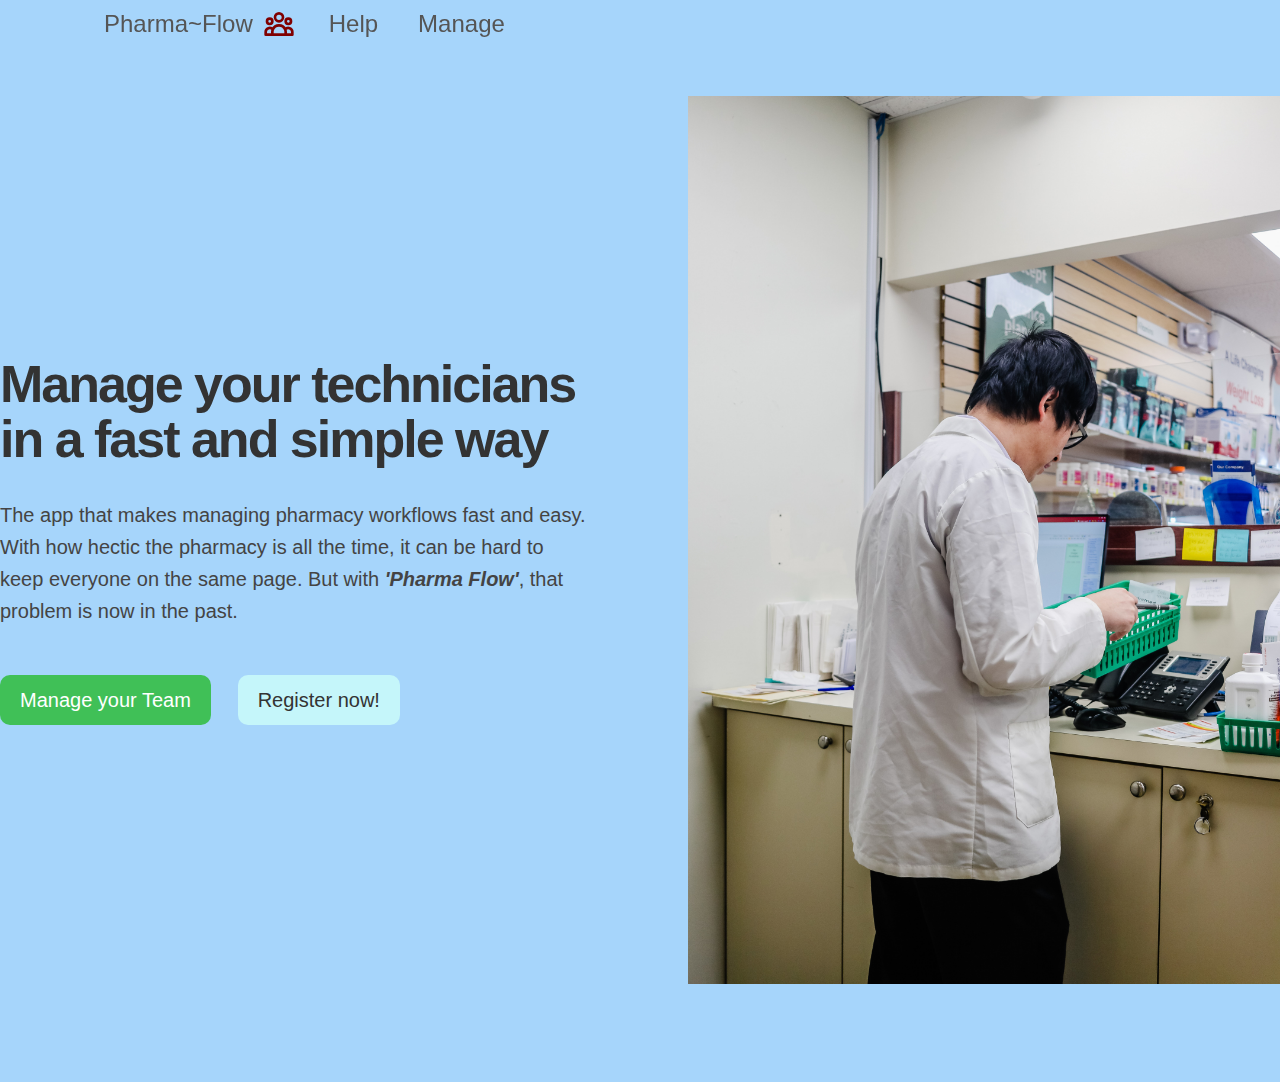
<file: index.html>
<!DOCTYPE html>
<html lang="en">
  <head>
    <meta charset="UTF-8" />
    <title>Document</title>
    <link rel="stylesheet" href="css/styles.css" />
  </head>
  <body>
    <nav class="nav-bar">
      <div class="l-side">
        <a href="#" class="product-name nav-link">Pharma~Flow </a>
        <svg
          xmlns="http://www.w3.org/2000/svg"
          class="nav-icon margin-right-sm"
          fill="none"
          viewBox="0 0 24 24"
          stroke="currentColor"
        >
          <path
            stroke-linecap="round"
            stroke-linejoin="round"
            stroke-width="2"
            d="M17 20h5v-2a3 3 0 00-5.356-1.857M17 20H7m10 0v-2c0-.656-.126-1.283-.356-1.857M7 20H2v-2a3 3 0 015.356-1.857M7 20v-2c0-.656.126-1.283.356-1.857m0 0a5.002 5.002 0 019.288 0M15 7a3 3 0 11-6 0 3 3 0 016 0zm6 3a2 2 0 11-4 0 2 2 0 014 0zM7 10a2 2 0 11-4 0 2 2 0 014 0z"
          />
        </svg>
        <a href="help.html" class="help-link nav-link">Help</a>
        <a href="work.html" class="manage-link nav-link help-link">Manage</a>
      </div>
    </nav>
    <section class="section-hero">
      <div class="hero">
        <div class="hero-text">
          <h1 class="heading-primary">
            Manage your technicians in a fast and simple way
          </h1>
          <p class="hero-description">
            The app that makes managing pharmacy workflows fast and easy. With
            how hectic the pharmacy is all the time, it can be hard to keep
            everyone on the same page. But with <i><b>'Pharma Flow'</b></i
            >, that problem is now in the past.
          </p>
          <a href="login.html" class="btn btn--full margin-right-sm"
            >Manage your Team</a
          >
          <a href="login.html" class="btn btn--outline">Register now! </a>
        </div>

        <div class="hero-img-box">
          <img
            src="img/hero.jpg"
            alt="Pharmacy Technician Working"
            class="hero-img"
          />
        </div>
      </div>
    </section>
  </body>
</html>

<!-- 

<div class="container">
      <nav class="nav-bar">
        <div class="l-side">
          <a href="#" class="product-name nav-link">Pharma~Flow </a>
          <svg
            xmlns="http://www.w3.org/2000/svg"
            class="nav-icon"
            fill="none"
            viewBox="0 0 24 24"
            stroke="currentColor"
          >
            <path
              stroke-linecap="round"
              stroke-linejoin="round"
              stroke-width="2"
              d="M17 20h5v-2a3 3 0 00-5.356-1.857M17 20H7m10 0v-2c0-.656-.126-1.283-.356-1.857M7 20H2v-2a3 3 0 015.356-1.857M7 20v-2c0-.656.126-1.283.356-1.857m0 0a5.002 5.002 0 019.288 0M15 7a3 3 0 11-6 0 3 3 0 016 0zm6 3a2 2 0 11-4 0 2 2 0 014 0zM7 10a2 2 0 11-4 0 2 2 0 014 0z"
            />
          </svg>
        </div>
        <a href="work.html">work-here</a>
        <a href="help.html" class="help-link nav-link">Help</a>
      </nav>

      <div class="hero-container">
        <div class="hero-container-inner">
          <h2>
            A way to make management simple and easy, bringing help to not only
            your techs but to your patients
          </h2>
          <p>
            The app that makes managing pharmacy technicians fast and easy. With
            how hectic the pharmacy is all the time, it can be hard to get the
            right information to the right technician on time. With Pharma~Flow,
            that problem is a thing of the past.
          </p>
          <a href="work.html">Manage your Team</a>
        </div>
      </div>

      <section class="if"></section>
    </div>
 -->
</file>
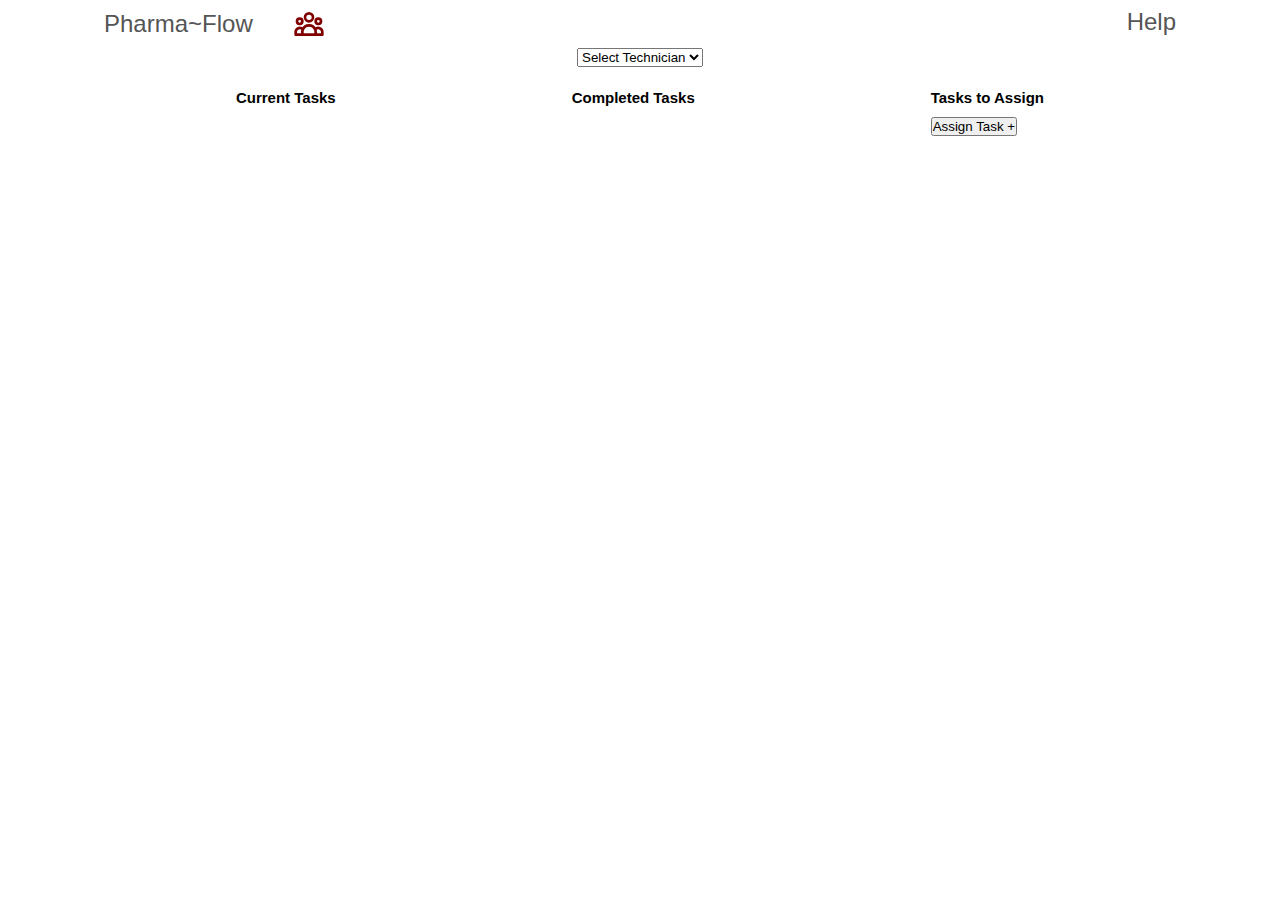
<file: work.html>
<!DOCTYPE html>
<html lang="en">
  <head>
    <meta charset="UTF-8" />
    <link rel="stylesheet" href="css/work.css" />
    <title>Document</title>
  </head>
  <body>
    <div class="nav-container">
      <nav class="nav-bar">
        <div class="l-side">
          <a href="index.html" class="product-name nav-link">Pharma~Flow </a>
          <svg
            xmlns="http://www.w3.org/2000/svg"
            class="nav-icon"
            fill="none"
            viewBox="0 0 24 24"
            stroke="currentColor"
          >
            <path
              stroke-linecap="round"
              stroke-linejoin="round"
              stroke-width="2"
              d="M17 20h5v-2a3 3 0 00-5.356-1.857M17 20H7m10 0v-2c0-.656-.126-1.283-.356-1.857M7 20H2v-2a3 3 0 015.356-1.857M7 20v-2c0-.656.126-1.283.356-1.857m0 0a5.002 5.002 0 019.288 0M15 7a3 3 0 11-6 0 3 3 0 016 0zm6 3a2 2 0 11-4 0 2 2 0 014 0zM7 10a2 2 0 11-4 0 2 2 0 014 0z"
            />
          </svg>
        </div>
        <a href="help.html" class="help-link nav-link">Help</a>
      </nav>
    </div>
    <div class="work-container">
      <div class="dropdown">
        <select name="techs" id="techs">
          <option value="">Select Technician</option>
          <option value="Technician 1">Tech 1</option>
          <option value="Technician 2">Tech 2</option>
          <option value="Technician 3">Tech 3</option>
        </select>
      </div>
      <br />
      <div class="tech-desc">
        <h1 id="techName"></h1>
      </div>
      <br />
      <div class="tasks">
        <div class="curr-tasks">
          <h2>Current Tasks</h2>
        </div>
        <div class="completed">
          <h2>Completed Tasks</h2>
        </div>
        <div class="assigned">
          <h2>Tasks to Assign</h2>
          <br />
          <button id="assign">Assign Task +</button>
        </div>
      </div>
      <div class="bg-modal">
        <div class="modal-content">
          <div class="close">+</div>
          <div class="content">
            <h2>Assign Technician to:</h2>
            <form id="myForm" class="form">
            <input type="radio" id="input" name="station" value="Prescription Input" />
            <label for="input">Prescription Input</label><br />
            <input type="radio" id="filling" name="station" value="Prescription Filling" />
            <label for="filling">Prescription Filling</label><br />
            <input
              type="radio"
              id="verification"
              name="station"
              value="Pharmacist Verification"
            />
            <label for="verification">Pharmacist Verification</label><br />
            <input type="radio" id="clerk" name="station" value="Checkout Clerk" />
            <label for="clerk">Checkout Clerk</label><br />
          </div>
          <button id="modal-submit">Submit</button>
        </form>
        </div>
      </div>
    </div>
    <script src="js/work.js"></script>
  </body>
</html>
</file>
<file: css/styles.css>
/* #a6d5fb */

html {
  font-size: 62.5%;
}

* {
  margin: 0;
  padding: 0;
  box-sizing: border-box;
}

body {
  font-family: Verdana, Geneva, Tahoma, sans-serif;
  line-height: 1;
  font-weight: 400;
  color: #444;
}

.nav-icon {
  stroke: maroon;
  width: 3.2rem;
}

nav {
  display: flex;
  margin: 0 9.6rem;
  font-size: 2.4rem;
  padding: 0.8rem;

  position: fixed;
  top: 0px;

  width: 80%;
}

.l-side {
  gap: 1rem;
  display: flex;
  align-items: center;
}

.nav-link:link,
.nav-link:visited {
  text-decoration: none;
  color: #555;
}

/* Stylizing of Hero */

.section-hero {
  background-color: #a6d5fb;
  padding: 9.6rem 0;
}

.hero {
  max-width: 130rem;
  margin: 0 auto;
  display: grid;
  grid-template-columns: 1fr 1fr;
  gap: 9.6rem;
  align-items: center;
}

.heading-primary {
  font-size: 5.2rem;
  font-weight: 700;
  line-height: 1.05;
  color: #333;
  letter-spacing: -2px;
  margin-bottom: 3.2rem;
}

.hero-description {
  font-size: 2rem;
  line-height: 1.6;
  margin-bottom: 4.8rem;
}

.btn:link,
.btn:visited {
  display: inline-block;
  text-decoration: none;
  color: white;
  background-color: #40c057;
  font-size: 2rem;
  padding: 1.5rem 2rem;
  border-radius: 1rem;

  transition: all 0.3s;
}

/* Styles the Left-Button */
.btn--full:link,
.btn--full:visited {
  background-color: #40c057;
}

.btn--full:hover,
.btn--full:active {
  background-color: #2f9e44;
}

/* Styles right-button */
.btn--outline:link,
.btn--outline:visited {
  background-color: #c5f6fa;
  color: #333;
}

.btn--outline:hover,
.btn--outline:active {
  background-color: #a6d5fb;
  box-shadow: inset 0 0 0 3px #fff;
}
/*  */

.hero-img {
  width: 100%;
}

.margin-right-sm {
  margin-right: 2.4rem;
}

.product-name:hover {
  cursor: default;
}

.help-link:hover {
  background-color: #425564;
  color: white;
  border-radius: 0.2rem;
  padding: 5px;
}

.help-link:active {
  background-color: #111519;
}

.manage-link {
  margin-left: 3rem;
}
</file>
<file: css/work.css>
html {
  font-size: 62.5%;
}

* {
  margin: 0;
  padding: 0;
  box-sizing: border-box;
}

body {
  font-family: Verdana, Geneva, Tahoma, sans-serif;
}

.nav-icon {
  stroke: maroon;
  width: 3.2rem;
}

/* Stylized CSS */

nav {
  display: flex;
  justify-content: space-between;
  margin: 0 9.6rem;
  font-size: 2.4rem;
  padding: 0.8rem;
}

.l-side {
  display: flex;
  gap: 4rem;
  align-items: center;
}

.nav-link:link,
.nav-link:visited {
  text-decoration: none;
  color: #555;
}

/* Functional CSS */
/* 

Testing-Phase


.dropdown {
  display: flex;
  justify-content: center;
  align-items: center;
}
.tech-desc {
  display: flex;
  justify-content: center;
  align-items: center;
} */

.work-container {
  /*margin: 0 auto;
  width: 90rem;*/
  display: block;
  justify-content: space-between;
}

.dropdown {
  display: flex;
  justify-content: center;
  align-items: center;
}

.tech-desc {
  display: flex;
  justify-content: center;
  align-items: center;
}

.tasks {
  display: flex;
  justify-content: space-evenly;
}

.curr-tasks {
  display: block;
  justify-content: center;
  align-items: center;
}

.completed-tasks {
  display: block;
  justify-content: center;
  align-items: center;
}

.assigned {
  display: block;
  justify-content: center;
  align-items: center;
}

.bg-modal {
  width: 100%;
  height: 100%;
  background-color: rgba(0, 0, 0, 0.7);
  position: absolute;
  top: 0;
  /* display: flex; */
  justify-content: center;
  align-items: center;
  display: none;
}

.modal-content {
  width: 500px;
  height: 350px;
  background-color: white;
  border-radius: 4px;
  text-align: center;
  position: relative;
  display: flex;
  align-items: center;
  justify-content: center;
  flex-direction: column;
}

.close {
  position: absolute;
  top: 0;
  right: 14px;
  font-size: 42px;
  transform: rotate(45deg);
  cursor: pointer;
}
</file>
